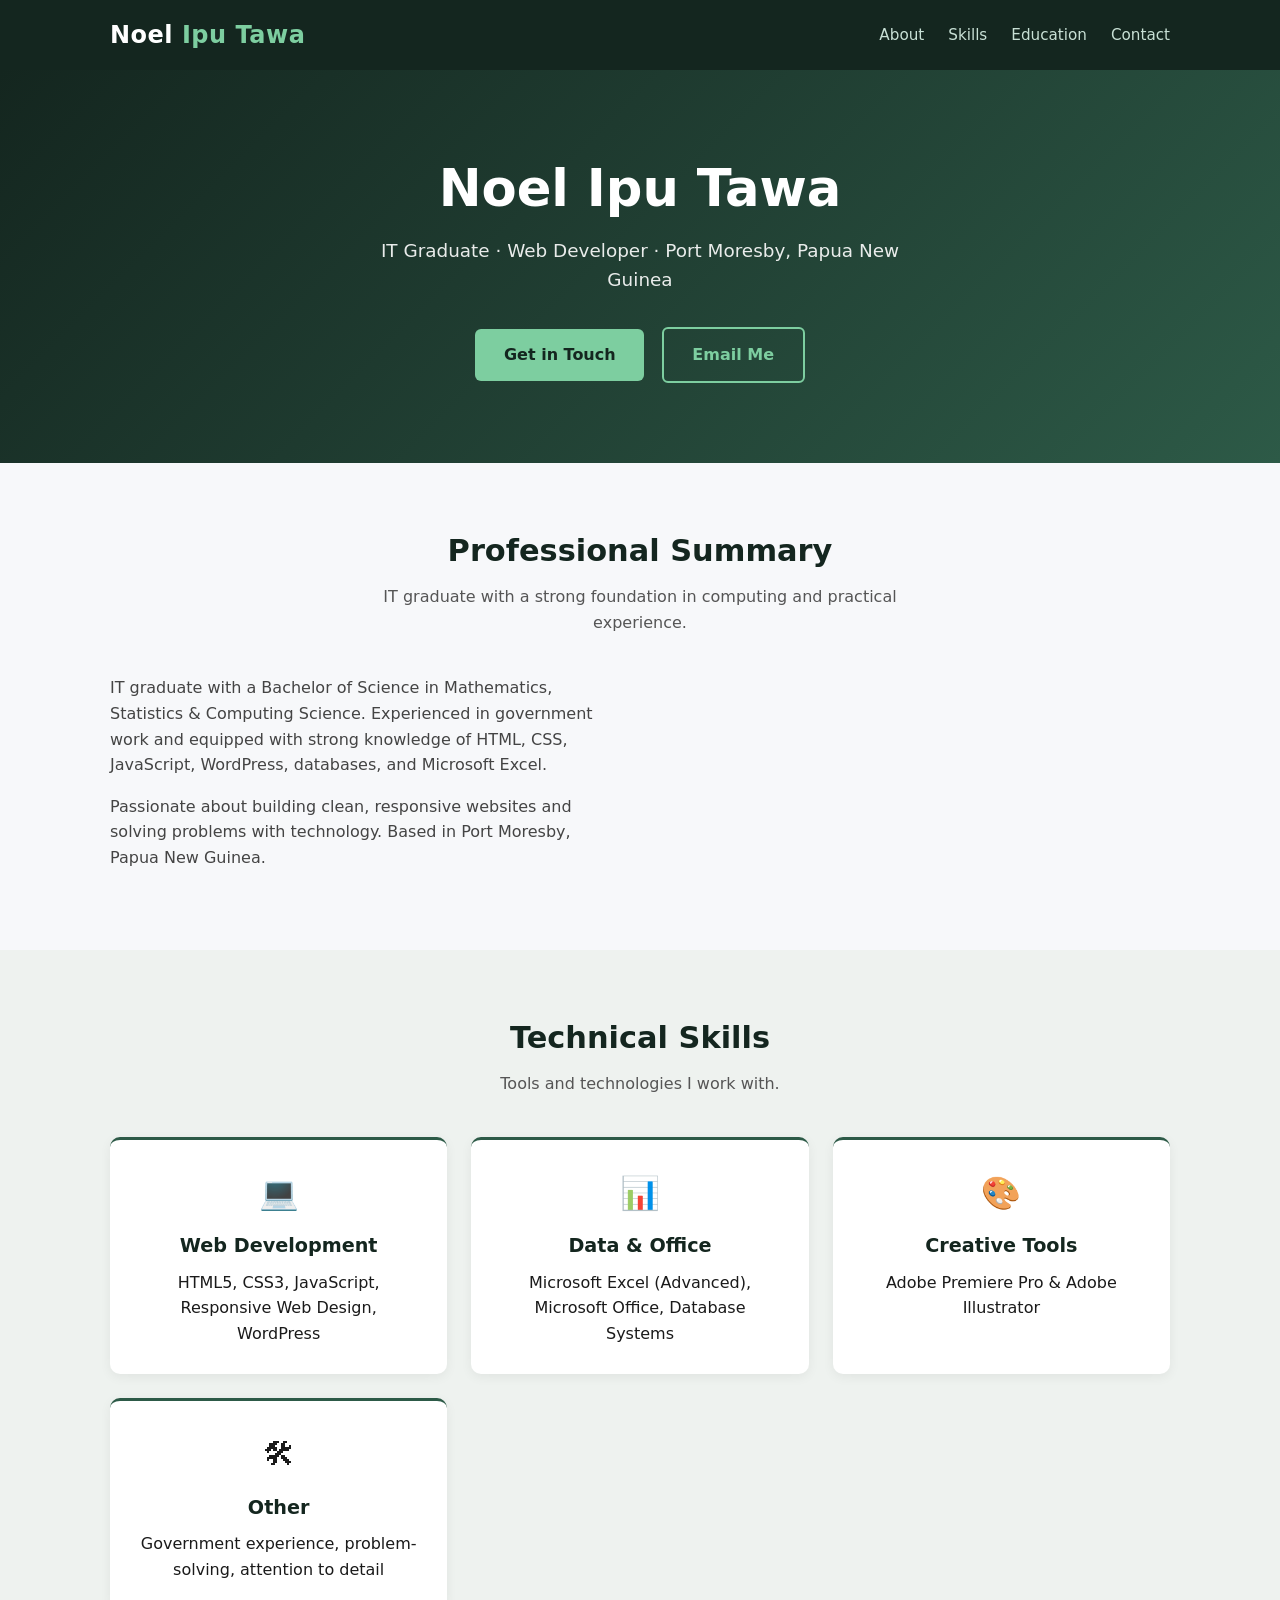
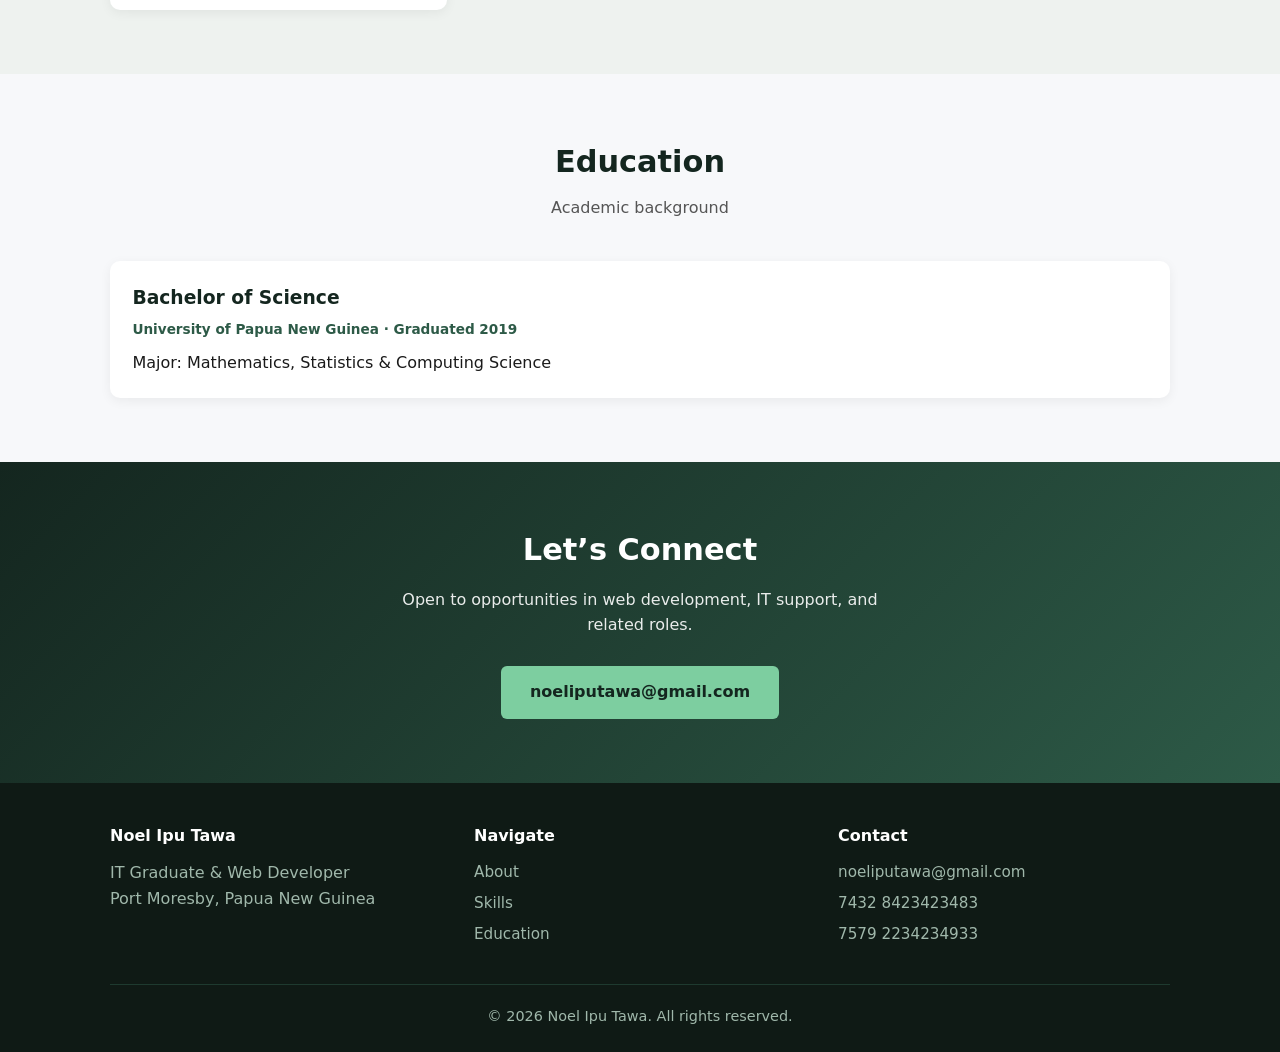
<file: index.html>
<!DOCTYPE html>
<html lang="en">
<head>
  <meta charset="UTF-8">
  <meta name="viewport" content="width=device-width, initial-scale=1.0">
  <title>Noel Ipu Tawa | IT Graduate & Web Developer</title>
  <link rel="stylesheet" href="style.css">
</head>
<body>

  <!-- Header -->
  <header>
    <div class="container">
      <a href="#" class="logo">Noel <span>Ipu Tawa</span></a>
      <button class="menu-toggle" aria-label="Menu" onclick="document.querySelector('nav').classList.toggle('open')">☰</button>
      <nav>
        <a href="#about">About</a>
        <a href="#skills">Skills</a>
        <a href="#education">Education</a>
        <a href="#contact">Contact</a>
      </nav>
    </div>
  </header>

  <!-- Hero -->
  <section class="hero">
    <div class="container">
      <h1>Noel Ipu Tawa</h1>
      <p>IT Graduate · Web Developer · Port Moresby, Papua New Guinea</p>
      <a href="#contact" class="btn">Get in Touch</a>
      <a href="mailto:noeliputawa@gmail.com" class="btn btn-outline">Email Me</a>
    </div>
  </section>

  <!-- About / Professional Summary -->
  <section id="about">
    <div class="container">
      <h2 class="section-title">Professional Summary</h2>
      <p class="section-subtitle">IT graduate with a strong foundation in computing and practical experience.</p>
      <div class="about-content">
        <div class="about-text">
          <p>
            IT graduate with a Bachelor of Science in Mathematics, Statistics & Computing Science. 
            Experienced in government work and equipped with strong knowledge of HTML, CSS, JavaScript, 
            WordPress, databases, and Microsoft Excel.
          </p>
          <p>
            Passionate about building clean, responsive websites and solving problems with technology. 
            Based in Port Moresby, Papua New Guinea.
          </p>
        </div>
      </div>
    </div>
  </section>

  <!-- Skills -->
  <section id="skills" class="expeditions">
    <div class="container">
      <h2 class="section-title">Technical Skills</h2>
      <p class="section-subtitle">Tools and technologies I work with.</p>
      
      <div class="features">
        <div class="feature-card">
          <div class="feature-icon">💻</div>
          <h3>Web Development</h3>
          <p>HTML5, CSS3, JavaScript, Responsive Web Design, WordPress</p>
        </div>
        <div class="feature-card">
          <div class="feature-icon">📊</div>
          <h3>Data & Office</h3>
          <p>Microsoft Excel (Advanced), Microsoft Office, Database Systems</p>
        </div>
        <div class="feature-card">
          <div class="feature-icon">🎨</div>
          <h3>Creative Tools</h3>
          <p>Adobe Premiere Pro & Adobe Illustrator</p>
        </div>
        <div class="feature-card">
          <div class="feature-icon">🛠</div>
          <h3>Other</h3>
          <p>Government experience, problem-solving, attention to detail</p>
        </div>
      </div>
    </div>
  </section>

  <!-- Education -->
  <section id="education">
    <div class="container">
      <h2 class="section-title">Education</h2>
      <p class="section-subtitle">Academic background</p>
      
      <div class="expedition-grid">
        <article class="expedition-card">
          <div class="expedition-body">
            <h3>Bachelor of Science</h3>
            <p class="meta">University of Papua New Guinea · Graduated 2019</p>
            <p>Major: Mathematics, Statistics & Computing Science</p>
          </div>
        </article>
      </div>
    </div>
  </section>

  <!-- Contact / CTA -->
  <section class="cta" id="contact">
    <div class="container">
      <h2>Let’s Connect</h2>
      <p>Open to opportunities in web development, IT support, and related roles.</p>
      <a href="mailto:noeliputawa@gmail.com" class="btn">noeliputawa@gmail.com</a>
    </div>
  </section>

  <!-- Footer -->
  <footer>
    <div class="container">
      <div class="footer-grid">
        <div>
          <h4>Noel Ipu Tawa</h4>
          <p>IT Graduate & Web Developer<br>
          Port Moresby, Papua New Guinea</p>
        </div>
        <div>
          <h4>Navigate</h4>
          <a href="#about">About</a>
          <a href="#skills">Skills</a>
          <a href="#education">Education</a>
        </div>
        <div>
          <h4>Contact</h4>
          <a href="mailto:noeliputawa@gmail.com">noeliputawa@gmail.com</a>
          <a href="tel:+6757432433528483">7432 8423423483</a>
          <a href="tel:+6757579293234233">7579 2234234933</a>
        </div>
      </div>
      <div class="copyright">
        &copy; 2026 Noel Ipu Tawa. All rights reserved.
      </div>
    </div>
  </footer>

</body>
</html>
</file>
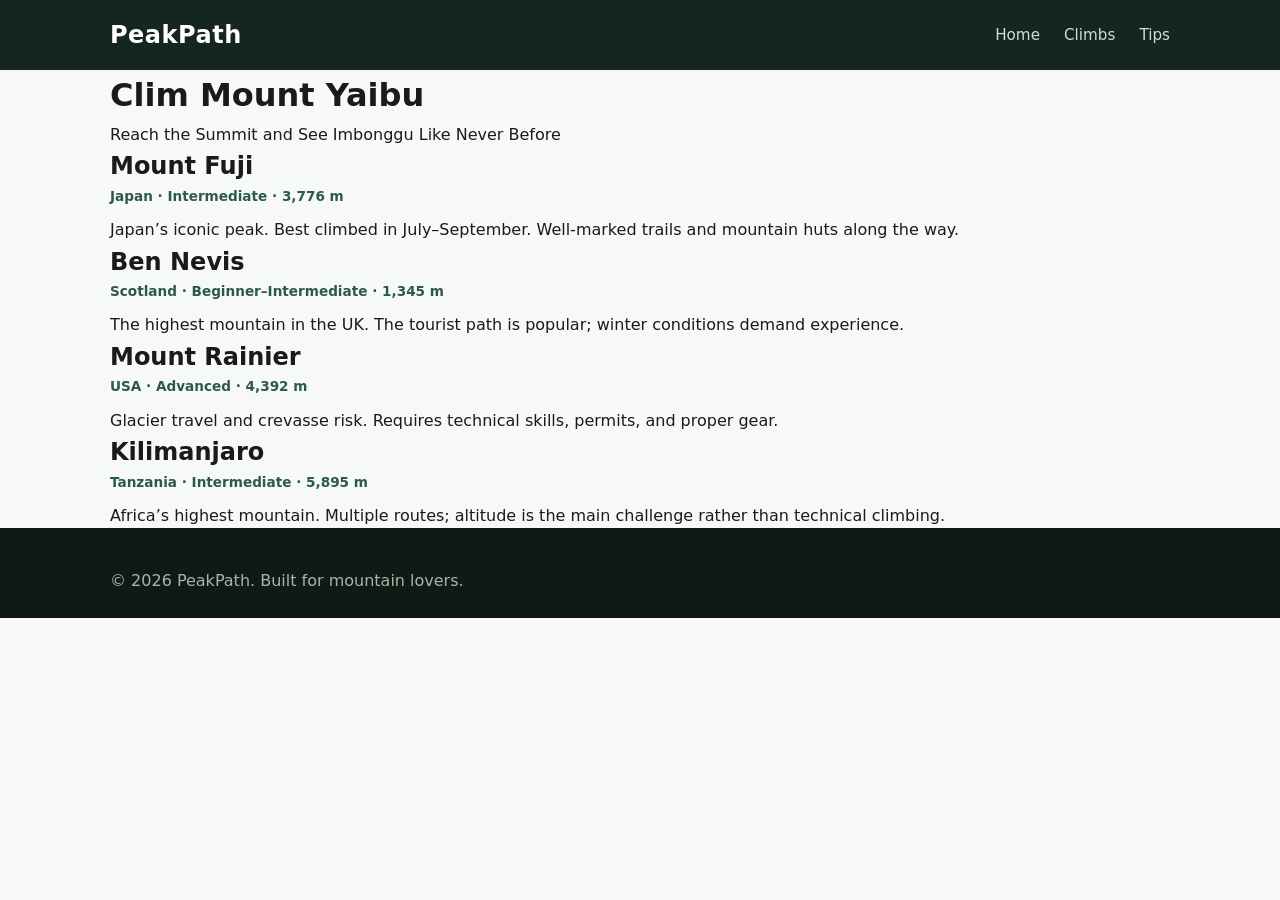
<file: climbs.html>
<!DOCTYPE html>
<html lang="en">
<head>
  <meta charset="UTF-8">
  <meta name="viewport" content="width=device-width, initial-scale=1.0">
  <title>Climbs | PeakPath</title>
  <link rel="stylesheet" href="style.css">
</head>
<body>
  <header>
    <div class="container">
      <a href="index.html" class="logo">PeakPath</a>
      <nav>
        <a href="index.html">Home</a>
        <a href="climbs.html" class="active">Climbs</a>
        <a href="tips.html">Tips</a>
      </nav>
    </div>
  </header>

  <main class="container page">
    <h1>Clim Mount Yaibu</h1>
    <p class="intro">Reach the Summit and See Imbonggu Like Never Before</p>

    <div class="climb-list">
      <article class="climb-card">
        <h2>Mount Fuji</h2>
        <p class="meta">Japan · Intermediate · 3,776 m</p>
        <p>Japan’s iconic peak. Best climbed in July–September. Well-marked trails and mountain huts along the way.</p>
      </article>

      <article class="climb-card">
        <h2>Ben Nevis</h2>
        <p class="meta">Scotland · Beginner–Intermediate · 1,345 m</p>
        <p>The highest mountain in the UK. The tourist path is popular; winter conditions demand experience.</p>
      </article>

      <article class="climb-card">
        <h2>Mount Rainier</h2>
        <p class="meta">USA · Advanced · 4,392 m</p>
        <p>Glacier travel and crevasse risk. Requires technical skills, permits, and proper gear.</p>
      </article>

      <article class="climb-card">
        <h2>Kilimanjaro</h2>
        <p class="meta">Tanzania · Intermediate · 5,895 m</p>
        <p>Africa’s highest mountain. Multiple routes; altitude is the main challenge rather than technical climbing.</p>
      </article>
    </div>
  </main>

  <footer>
    <div class="container">
      <p>&copy; 2026 PeakPath. Built for mountain lovers.</p>
    </div>
  </footer>
</body>
</html>
</file>
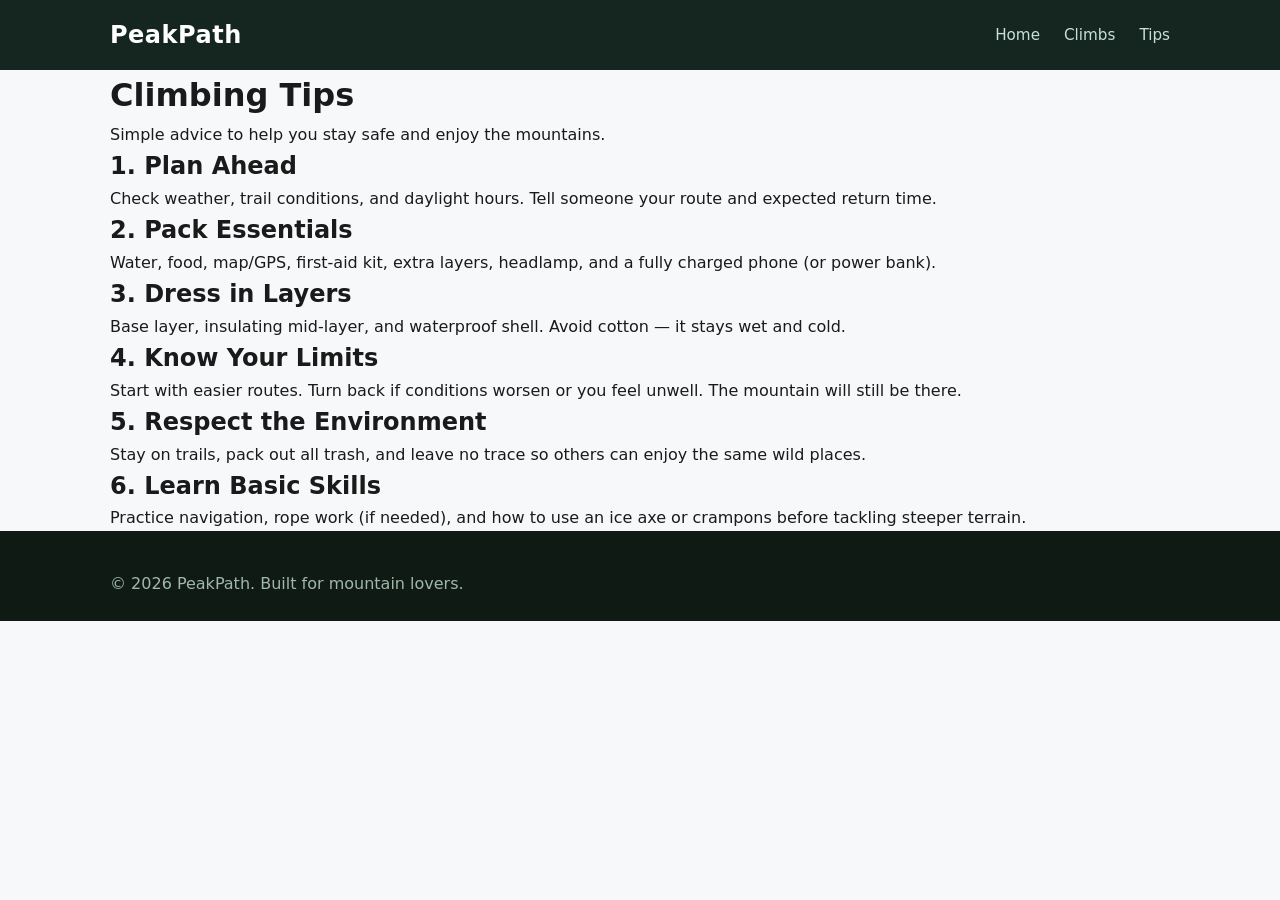
<file: tips.html>
<!DOCTYPE html>
<html lang="en">
<head>
  <meta charset="UTF-8">
  <meta name="viewport" content="width=device-width, initial-scale=1.0">
  <title>Tips | PeakPath</title>
   <link rel="stylesheet" href="style.css">
</head>
<body>
  <header>
    <div class="container">
      <a href="index.html" class="logo">PeakPath</a>
      <nav>
        <a href="index.html">Home</a>
        <a href="climbs.html">Climbs</a>
        <a href="tips.html" class="active">Tips</a>
      </nav>
    </div>
  </header>

  <main class="container page">
    <h1>Climbing Tips</h1>
    <p class="intro">Simple advice to help you stay safe and enjoy the mountains.</p>

    <div class="tips-grid">
      <div class="tip">
        <h2>1. Plan Ahead</h2>
        <p>Check weather, trail conditions, and daylight hours. Tell someone your route and expected return time.</p>
      </div>
      <div class="tip">
        <h2>2. Pack Essentials</h2>
        <p>Water, food, map/GPS, first-aid kit, extra layers, headlamp, and a fully charged phone (or power bank).</p>
      </div>
      <div class="tip">
        <h2>3. Dress in Layers</h2>
        <p>Base layer, insulating mid-layer, and waterproof shell. Avoid cotton — it stays wet and cold.</p>
      </div>
      <div class="tip">
        <h2>4. Know Your Limits</h2>
        <p>Start with easier routes. Turn back if conditions worsen or you feel unwell. The mountain will still be there.</p>
      </div>
      <div class="tip">
        <h2>5. Respect the Environment</h2>
        <p>Stay on trails, pack out all trash, and leave no trace so others can enjoy the same wild places.</p>
      </div>
      <div class="tip">
        <h2>6. Learn Basic Skills</h2>
        <p>Practice navigation, rope work (if needed), and how to use an ice axe or crampons before tackling steeper terrain.</p>
      </div>
    </div>
  </main>

  <footer>
    <div class="container">
      <p>&copy; 2026 PeakPath. Built for mountain lovers.</p>
    </div>
  </footer>
</body>
</html>
</file>
<file: style.css>
* {
  margin: 0;
  padding: 0;
  box-sizing: border-box;
}

body {
  font-family: system-ui, -apple-system, BlinkMacSystemFont, "Segoe UI", Roboto, sans-serif;
  line-height: 1.6;
  color: #1a1a1a;
  background: #f7f8fa;
}

.container {
  max-width: 1100px;
  margin: 0 auto;
  padding: 0 1.25rem;
}

/* Header */
header {
  background: #14261f;
  color: #fff;
  padding: 1rem 0;
  position: sticky;
  top: 0;
  z-index: 100;
}

header .container {
  display: flex;
  justify-content: space-between;
  align-items: center;
}

.logo {
  font-size: 1.5rem;
  font-weight: 700;
  color: #fff;
  text-decoration: none;
  letter-spacing: 0.5px;
}

.logo span {
  color: #7dcea0;
}

nav {
  display: flex;
  gap: 1.5rem;
}

nav a {
  color: #c8e0d5;
  text-decoration: none;
  font-weight: 500;
  font-size: 0.95rem;
  transition: color 0.2s;
}

nav a:hover {
  color: #fff;
}

.menu-toggle {
  display: none;
  background: none;
  border: none;
  color: #fff;
  font-size: 1.5rem;
  cursor: pointer;
}

/* Hero */
.hero {
  background: linear-gradient(135deg, #14261f 0%, #1e3a2f 40%, #2d5a47 100%);
  color: #fff;
  padding: 5.5rem 0 5rem;
  text-align: center;
}

.hero h1 {
  font-size: clamp(2.2rem, 5vw, 3.2rem);
  font-weight: 700;
  margin-bottom: 1rem;
  line-height: 1.2;
}

.hero p {
  font-size: 1.15rem;
  max-width: 560px;
  margin: 0 auto 2rem;
  opacity: 0.9;
}

.btn {
  display: inline-block;
  background: #7dcea0;
  color: #14261f;
  padding: 0.85rem 1.8rem;
  border-radius: 6px;
  text-decoration: none;
  font-weight: 600;
  transition: background 0.2s, transform 0.2s;
}

.btn:hover {
  background: #a8e6c1;
  transform: translateY(-2px);
}

.btn-outline {
  background: transparent;
  border: 2px solid #7dcea0;
  color: #7dcea0;
  margin-left: 0.75rem;
}

.btn-outline:hover {
  background: #7dcea0;
  color: #14261f;
}

/* Sections */
section {
  padding: 4rem 0;
}

.section-title {
  text-align: center;
  font-size: 1.9rem;
  color: #14261f;
  margin-bottom: 0.5rem;
}

.section-subtitle {
  text-align: center;
  color: #555;
  max-width: 540px;
  margin: 0 auto 2.5rem;
}

/* Features */
.features {
  display: grid;
  grid-template-columns: repeat(auto-fit, minmax(250px, 1fr));
  gap: 1.5rem;
}

.feature-card {
  background: #fff;
  padding: 1.75rem;
  border-radius: 10px;
  box-shadow: 0 3px 12px rgba(0,0,0,0.06);
  border-top: 3px solid #2d5a47;
  text-align: center;
}

.feature-card h3 {
  color: #14261f;
  margin: 0.75rem 0 0.5rem;
  font-size: 1.2rem;
}

.feature-icon {
  font-size: 2rem;
}

/* Expeditions */
.expeditions {
  background: #eef2ef;
}

.expedition-grid {
  display: grid;
  grid-template-columns: repeat(auto-fit, minmax(280px, 1fr));
  gap: 1.5rem;
}

.expedition-card {
  background: #fff;
  border-radius: 10px;
  overflow: hidden;
  box-shadow: 0 3px 12px rgba(0,0,0,0.06);
}

.expedition-img {
  height: 180px;
  background: linear-gradient(135deg, #2d5a47, #1e3a2f);
  display: flex;
  align-items: center;
  justify-content: center;
  color: #fff;
  font-size: 1.1rem;
  font-weight: 600;
}

.expedition-body {
  padding: 1.4rem;
}

.expedition-body h3 {
  color: #14261f;
  margin-bottom: 0.35rem;
}

.meta {
  font-size: 0.85rem;
  color: #2d5a47;
  font-weight: 600;
  margin-bottom: 0.6rem;
}

/* About */
.about-content {
  display: grid;
  grid-template-columns: 1fr 1fr;
  gap: 2.5rem;
  align-items: center;
}

.about-text h2 {
  color: #14261f;
  margin-bottom: 1rem;
  font-size: 1.8rem;
}

.about-text p {
  margin-bottom: 1rem;
  color: #444;
}

.stats {
  display: flex;
  gap: 2rem;
  margin-top: 1.5rem;
}

.stat h4 {
  font-size: 1.8rem;
  color: #2d5a47;
}

.stat p {
  font-size: 0.9rem;
  color: #666;
}

.testimonial {
  background: #eef2ef;
  padding: 1.75rem;
  border-radius: 10px;
  color: #333;
}

/* CTA */
.cta {
  background: linear-gradient(135deg, #14261f, #2d5a47);
  color: #fff;
  text-align: center;
  padding: 4rem 0;
}

.cta h2 {
  font-size: 1.9rem;
  margin-bottom: 0.75rem;
}

.cta p {
  opacity: 0.9;
  margin-bottom: 1.75rem;
  max-width: 480px;
  margin-left: auto;
  margin-right: auto;
}

/* Footer */
footer {
  background: #0f1a15;
  color: #a0b8ab;
  padding: 2.5rem 0 1.5rem;
}

.footer-grid {
  display: grid;
  grid-template-columns: repeat(auto-fit, minmax(200px, 1fr));
  gap: 2rem;
  margin-bottom: 2rem;
}

footer h4 {
  color: #fff;
  margin-bottom: 0.75rem;
  font-size: 1rem;
}

footer a {
  color: #a0b8ab;
  text-decoration: none;
  display: block;
  margin-bottom: 0.4rem;
  font-size: 0.95rem;
}

footer a:hover {
  color: #7dcea0;
}

.copyright {
  text-align: center;
  padding-top: 1.25rem;
  border-top: 1px solid #1e3a2f;
  font-size: 0.9rem;
}

/* Responsive */
@media (max-width: 768px) {
  nav {
    display: none;
  }

  .menu-toggle {
    display: block;
  }

  nav.open {
    display: flex;
    flex-direction: column;
    position: absolute;
    top: 100%;
    left: 0;
    right: 0;
    background: #14261f;
    padding: 1rem;
    gap: 0.75rem;
  }

  .about-content {
    grid-template-columns: 1fr;
  }

  .btn-outline {
    margin-left: 0;
    margin-top: 0.75rem;
    display: inline-block;
  }

  .hero {
    padding: 4rem 0;
  }
}
</file>
